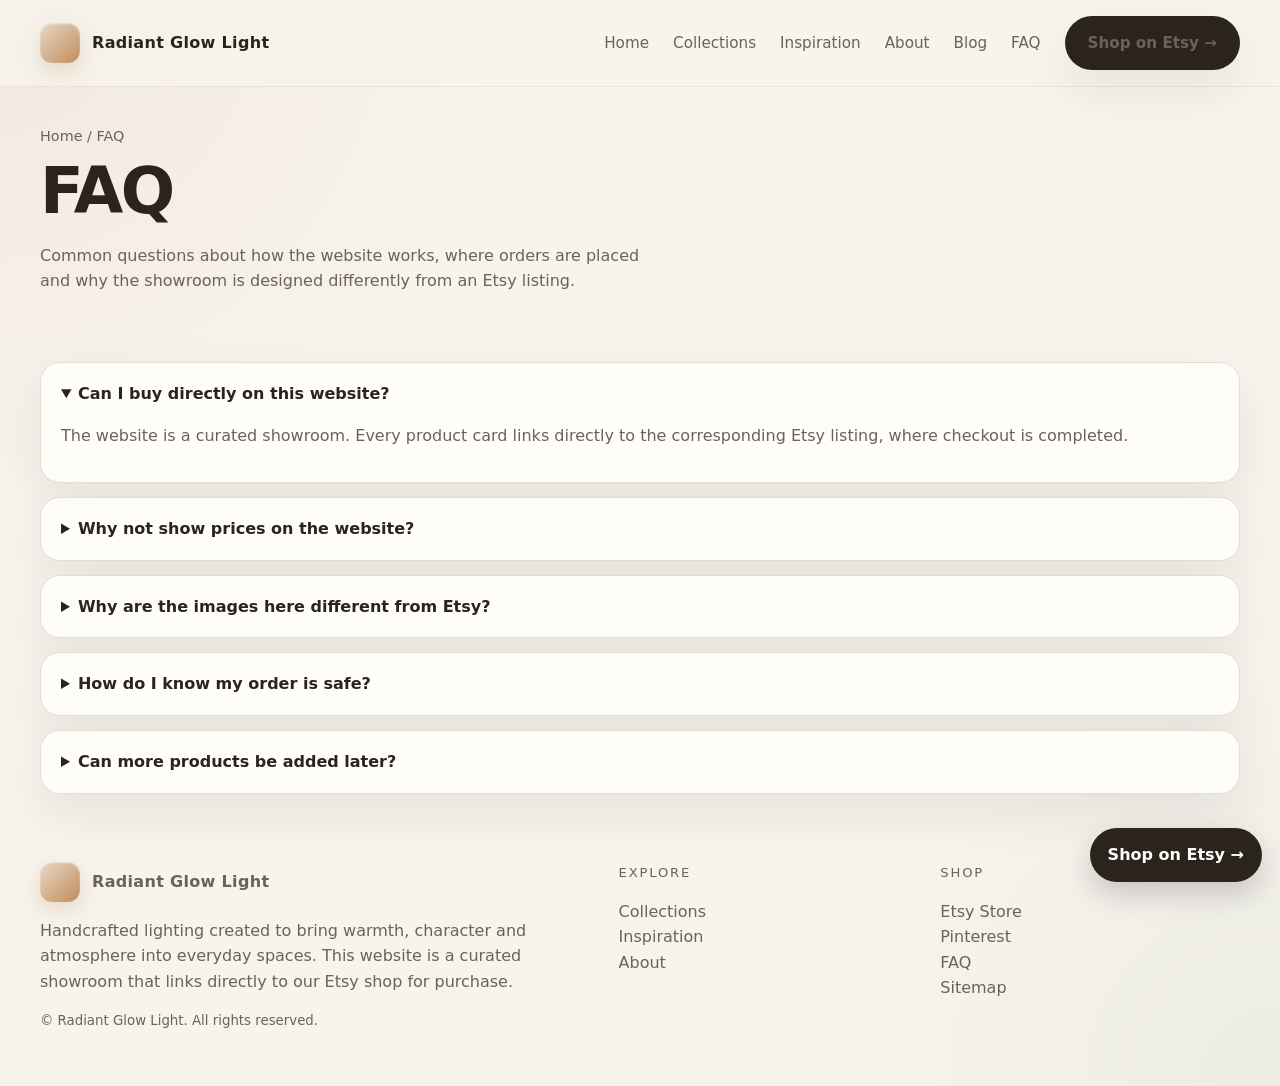
<file: faq.html>
<!doctype html>
<html lang="en">
<head>
  <meta charset="utf-8">
  <meta name="viewport" content="width=device-width,initial-scale=1">
  <title>FAQ | Radiant Glow Light</title>
  <meta name="description" content="Frequently asked questions about shopping through the Radiant Glow Light website and Etsy store.">
  <link rel="canonical" href="https://radiantglowlight.com/faq.html">
  <meta property="og:title" content="FAQ | Radiant Glow Light">
  <meta property="og:description" content="Frequently asked questions about shopping through the Radiant Glow Light website and Etsy store.">
  <meta property="og:type" content="website">
  <meta property="og:url" content="https://radiantglowlight.com/faq.html">
  <meta property="og:image" content="https://radiantglowlight.com/assets/hero-orange-triple.png">
  <meta name="twitter:card" content="summary_large_image">
  <link rel="stylesheet" href="style.css">
</head>
<body>

<header class="header">
  <div class="container nav">
    <a class="brand" href="index.html"><span class="brand-mark"></span><span>Radiant Glow Light</span></a>
    <nav class="nav-links">
      <a href="index.html">Home</a>
      <a href="collections.html">Collections</a>
      <a href="inspiration.html">Inspiration</a>
      <a href="about.html">About</a>
      <a href="blog.html">Blog</a>
      <a href="faq.html">FAQ</a>
      <a class="btn btn-primary" href="https://radiantglowemporium.etsy.com" target="_blank" rel="noopener">Shop on Etsy →</a>
    </nav>
  </div>
</header>

<main>
  <section class="page-title">
    <div class="container">
      <div class="breadcrumbs"><a href="index.html">Home</a> / FAQ</div>
      <h1>FAQ</h1>
      <p>Common questions about how the website works, where orders are placed and why the showroom is designed differently from an Etsy listing.</p>
    </div>
  </section>
  <section class="section">
    <div class="container faq-list">
      <details open><summary>Can I buy directly on this website?</summary><p class="muted">The website is a curated showroom. Every product card links directly to the corresponding Etsy listing, where checkout is completed.</p></details>
      <details><summary>Why not show prices on the website?</summary><p class="muted">Keeping the website price-free helps it feel more premium and editorial. Etsy remains the transaction layer, while the website focuses on trust, inspiration and brand identity.</p></details>
      <details><summary>Why are the images here different from Etsy?</summary><p class="muted">The website uses stronger lifestyle images to communicate mood and style. Etsy can then focus on conversion imagery such as close-ups, technical views and variation details.</p></details>
      <details><summary>How do I know my order is safe?</summary><p class="muted">All purchases are made through Etsy's trusted marketplace, which includes buyer protection, secure payment processing and order tracking on every shipment.</p></details>
      <details><summary>Can more products be added later?</summary><p class="muted">Yes. New cards can be added easily by duplicating the existing product card structure and linking to the new Etsy listing.</p></details>
    </div>
  </section>
</main>

<footer class="footer">
  <div class="container footer-grid">
    <div>
      <div class="brand"><span class="brand-mark"></span><span>Radiant Glow Light</span></div>
      <p class="muted">Handcrafted lighting created to bring warmth, character and atmosphere into everyday spaces. This website is a curated showroom that links directly to our Etsy shop for purchase.</p>
      <small>© Radiant Glow Light. All rights reserved.</small>
    </div>
    <div>
      <div class="kicker">Explore</div>
      <p><a href="collections.html">Collections</a><br><a href="inspiration.html">Inspiration</a><br><a href="about.html">About</a></p>
    </div>
    <div>
      <div class="kicker">Shop</div>
      <p><a href="https://radiantglowemporium.etsy.com" target="_blank" rel="noopener">Etsy Store</a><br><a href="https://www.pinterest.com/emrekarael/" target="_blank" rel="noopener">Pinterest</a><br><a href="faq.html">FAQ</a><br><a href="sitemap.xml">Sitemap</a></p>
    </div>
  </div>
</footer>

<a class="floating-etsy" href="https://radiantglowemporium.etsy.com" target="_blank" rel="noopener">Shop on Etsy →</a>
</body></html>
</file>
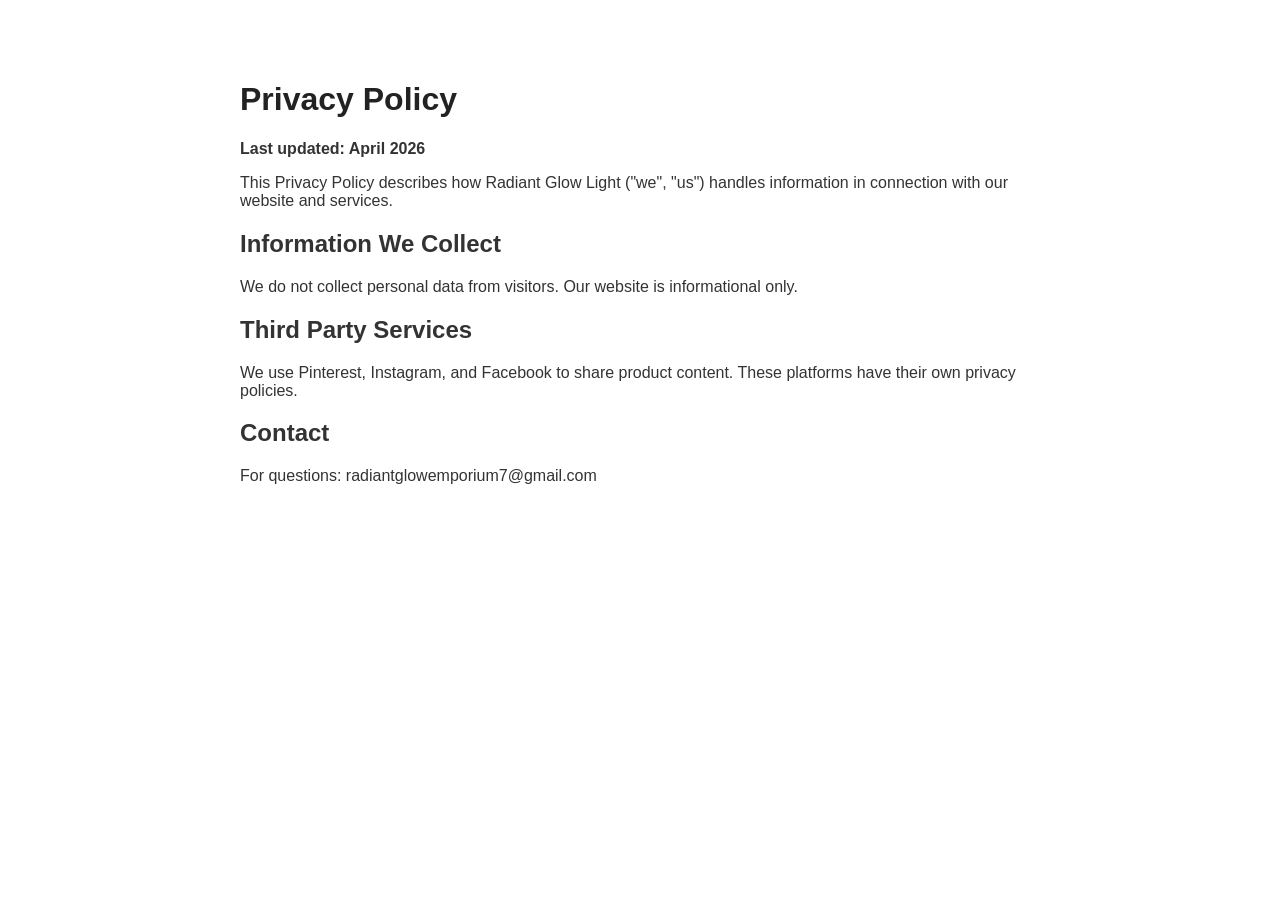
<file: privacy.html>
<!DOCTYPE html>
<html lang="en">
<head>
<meta charset="UTF-8">
<title>Privacy Policy – Radiant Glow Light</title>
<style>
body { font-family: Arial, sans-serif; max-width: 800px; margin: 40px auto; padding: 20px; color: #333; }
h1 { color: #222; }
</style>
</head>
<body>
<h1>Privacy Policy</h1>
<p><strong>Last updated: April 2026</strong></p>
<p>This Privacy Policy describes how Radiant Glow Light ("we", "us") handles information in connection with our website and services.</p>
<h2>Information We Collect</h2>
<p>We do not collect personal data from visitors. Our website is informational only.</p>
<h2>Third Party Services</h2>
<p>We use Pinterest, Instagram, and Facebook to share product content. These platforms have their own privacy policies.</p>
<h2>Contact</h2>
<p>For questions: radiantglowemporium7@gmail.com</p>
</body>
</html>
</file>
<file: style.css>
:root{
  --bg:#f7f3ed;
  --surface:#fffdf9;
  --text:#2b241d;
  --muted:#6c6258;
  --line:#e6ddd1;
  --accent:#b87333;
  --shadow:0 20px 50px rgba(43,36,29,.08);
  --radius:24px;
  --max:1200px;
}
*{box-sizing:border-box}
html{scroll-behavior:smooth}
body{
  margin:0;
  font-family: Inter, ui-sans-serif, system-ui, -apple-system, BlinkMacSystemFont, "Segoe UI", sans-serif;
  color:var(--text);
  background:
    radial-gradient(circle at top left, rgba(184,115,51,.08), transparent 30%),
    radial-gradient(circle at bottom right, rgba(105,157,121,.08), transparent 25%),
    var(--bg);
  line-height:1.6;
}
img{max-width:100%;display:block}
a{color:inherit;text-decoration:none}
.container{width:min(var(--max), calc(100% - 32px));margin:0 auto}
.header{
  position:sticky;top:0;z-index:30;
  backdrop-filter: blur(10px);
  background:rgba(247,243,237,.82);
  border-bottom:1px solid rgba(230,221,209,.75);
}
.nav{display:flex;align-items:center;justify-content:space-between;gap:20px;padding:16px 0}
.brand{display:flex;align-items:center;gap:12px;font-weight:700;letter-spacing:.02em}
.brand-mark{
  width:40px;height:40px;border-radius:12px;background:linear-gradient(135deg,#e7d9c7,#c18c5b);
  box-shadow:inset 0 1px 2px rgba(255,255,255,.6), 0 8px 20px rgba(193,140,91,.25);
}
.nav-links{display:flex;gap:24px;align-items:center;flex-wrap:wrap}
.nav-links a{font-size:.95rem;color:var(--muted)}
.nav-links a:hover{color:var(--text)}
.btn{
  display:inline-flex;align-items:center;justify-content:center;gap:10px;
  padding:14px 22px;border-radius:999px;font-weight:600;
  transition:.2s ease; border:1px solid transparent;
}
.btn-primary{background:var(--text);color:#fff;box-shadow:var(--shadow)}
.btn-primary:hover{transform:translateY(-1px);background:#1f1a15}
.btn-secondary{background:rgba(255,255,255,.6);border-color:var(--line)}
.btn-secondary:hover{transform:translateY(-1px);background:#fff}
.hero{padding:54px 0 40px}
.hero-grid{display:grid;grid-template-columns:1.08fr .92fr;gap:28px;align-items:stretch}
.hero-copy{
  padding:34px;border:1px solid var(--line);border-radius:32px;background:rgba(255,253,249,.74);
  box-shadow:var(--shadow);display:flex;flex-direction:column;justify-content:center
}
.eyebrow{display:inline-flex;gap:8px;align-items:center;color:var(--muted);font-size:.92rem}
.eyebrow:before{content:"";width:32px;height:1px;background:var(--accent)}
h1,h2,h3{line-height:1.1;margin:0 0 14px}
h1{font-size:clamp(2.3rem,5vw,4.4rem);letter-spacing:-.04em}
h2{font-size:clamp(1.8rem,3vw,2.8rem);letter-spacing:-.03em}
h3{font-size:1.18rem}
.lead{font-size:1.05rem;color:var(--muted);max-width:60ch}
.hero-actions{display:flex;gap:14px;flex-wrap:wrap;margin-top:22px}
.hero-card{
  position:relative;border-radius:32px;overflow:hidden;min-height:620px;
  border:1px solid var(--line);box-shadow:var(--shadow);background:#ddd
}
.hero-card img{width:100%;height:100%;object-fit:cover}
.hero-overlay{
  position:absolute;inset:auto 0 0 0;padding:26px;
  background:linear-gradient(to top, rgba(20,18,16,.7), transparent 70%);color:#fff
}
.hero-meta{display:grid;grid-template-columns:repeat(3,1fr);gap:12px;margin-top:18px}
.stat{padding:16px 18px;border-radius:18px;background:rgba(255,255,255,.6);border:1px solid var(--line)}
.stat strong{display:block;font-size:1.15rem}
.section{padding:34px 0}
.section-head{display:flex;justify-content:space-between;align-items:end;gap:18px;margin-bottom:18px}
.section-head p{max-width:60ch;color:var(--muted);margin:0}
.grid-products{display:grid;grid-template-columns:repeat(3,1fr);gap:22px}
.card{
  background:var(--surface);border:1px solid var(--line);border-radius:var(--radius);
  overflow:hidden;box-shadow:var(--shadow)
}
.card-media{aspect-ratio: 4 / 3;overflow:hidden;background:#eee}
.card-media img{width:100%;height:100%;object-fit:cover;transition:transform .35s ease}
.card:hover .card-media img{transform:scale(1.03)}
.card-body{padding:18px}
.card-top{display:flex;justify-content:space-between;gap:14px;align-items:flex-start;margin-bottom:10px}
.tag{font-size:.78rem;padding:7px 10px;border-radius:999px;background:#f1e8db;color:#7a5d3d}
.muted{color:var(--muted)}
.card-actions{display:flex;justify-content:space-between;align-items:center;margin-top:14px}
.arrow{font-size:1.2rem}
.banner{
  display:grid;grid-template-columns:1fr 1fr;gap:22px;align-items:center;
  background:linear-gradient(135deg,#efe6da,#f9f6f2);border:1px solid var(--line);
  border-radius:32px;overflow:hidden;box-shadow:var(--shadow)
}
.banner-copy{padding:32px}
.banner-media{min-height:460px}
.banner-media img{width:100%;height:100%;object-fit:cover}
.grid-two{display:grid;grid-template-columns:1fr 1fr;gap:22px}
.info-card{padding:26px}
.info-list{display:grid;gap:14px;margin-top:18px}
.info-item{display:flex;gap:12px;align-items:flex-start}
.info-dot{width:10px;height:10px;border-radius:50%;background:var(--accent);margin-top:8px}
.gallery{display:grid;grid-template-columns:repeat(12,1fr);gap:18px}
.gallery .span-7{grid-column:span 7}
.gallery .span-5{grid-column:span 5}
.gallery .span-4{grid-column:span 4}
.gallery .span-8{grid-column:span 8}
.gallery-card{border-radius:26px;overflow:hidden;border:1px solid var(--line);box-shadow:var(--shadow);background:#eee}
.gallery-card img{width:100%;height:100%;object-fit:cover}
.cta{
  text-align:center;padding:50px 24px;border-radius:32px;border:1px solid var(--line);
  background:linear-gradient(180deg, rgba(255,255,255,.7), rgba(255,255,255,.92));box-shadow:var(--shadow)
}
.footer{padding:34px 0 54px;color:var(--muted)}
.footer-grid{display:grid;grid-template-columns:1.3fr .7fr .7fr;gap:22px}
.footer small{display:block;margin-top:14px}
.kicker{font-size:.82rem;letter-spacing:.14em;text-transform:uppercase;color:var(--muted)}
.page-title{padding:38px 0 18px}
.page-title p{max-width:62ch;color:var(--muted)}
.breadcrumbs{font-size:.9rem;color:var(--muted);margin-bottom:8px}
.faq-list{display:grid;gap:14px}
details{
  background:var(--surface);border:1px solid var(--line);padding:18px 20px;border-radius:20px;box-shadow:var(--shadow)
}
summary{cursor:pointer;font-weight:600}
summary::-webkit-details-marker{display:none}
@media (max-width: 980px){
  .hero-grid,.banner,.grid-two,.footer-grid{grid-template-columns:1fr}
  .grid-products{grid-template-columns:repeat(2,1fr)}
  .hero-card{min-height:460px}
  .gallery .span-7,.gallery .span-5,.gallery .span-4,.gallery .span-8{grid-column:span 12}
}
@media (max-width: 640px){
  .nav-links{display:none}
  .grid-products{grid-template-columns:1fr}
  .hero-copy,.banner-copy,.info-card{padding:24px}
  .hero{padding-top:24px}
  .hero-card{min-height:360px}
}

.trust-strip-wrap{padding-top:0}
.trust-strip{
  display:grid;grid-template-columns:repeat(3,1fr);gap:14px;
}
.trust-item{
  background:rgba(255,255,255,.72);border:1px solid var(--line);border-radius:18px;
  padding:14px 18px;box-shadow:var(--shadow);font-weight:600
}
.micro-copy{font-size:.9rem;color:var(--muted);margin:0 0 10px}
.bestseller{background:#2b241d;color:#fff}
.floating-etsy{
  position:fixed;right:18px;bottom:18px;z-index:40;background:var(--text);color:#fff;
  padding:14px 18px;border-radius:999px;box-shadow:0 12px 30px rgba(0,0,0,.18);font-weight:700
}
.floating-etsy:hover{transform:translateY(-1px);background:#1f1a15}
@media (max-width: 980px){
  .trust-strip{grid-template-columns:1fr}
}
@media (max-width: 640px){
  .floating-etsy{right:12px;bottom:12px;padding:12px 14px;font-size:.95rem}
}


.hero-sub{font-size:14px;color:var(--muted);margin:12px 0 0}
.hero-btn{min-width:170px}
.product-card{position:relative}
.product-note{font-size:13px;color:#777;margin-top:8px}
.hover-badge{position:absolute;top:14px;left:14px;background:#ff7a18;color:#fff;padding:6px 10px;border-radius:999px;font-size:12px;opacity:0;transform:translateY(-3px);transition:.25s ease;z-index:2;box-shadow:0 8px 20px rgba(0,0,0,.14)}
.featured-product:hover .hover-badge{opacity:1;transform:translateY(0)}
.pinterest{padding:40px 0;background:#faf7f2;border-top:1px solid var(--line)}
.pinterest .container{text-align:center}
.pinterest h3{margin:0 0 10px}
.pinterest a{color:#e60023;font-weight:700;text-decoration:none}
.trust{padding:30px 0;background:#111;color:#fff}
.trust-row{display:flex;justify-content:center;gap:40px;flex-wrap:wrap;font-size:14px;font-weight:600}
@media (max-width:640px){.trust-row{gap:14px;flex-direction:column;align-items:center}}
</file>
